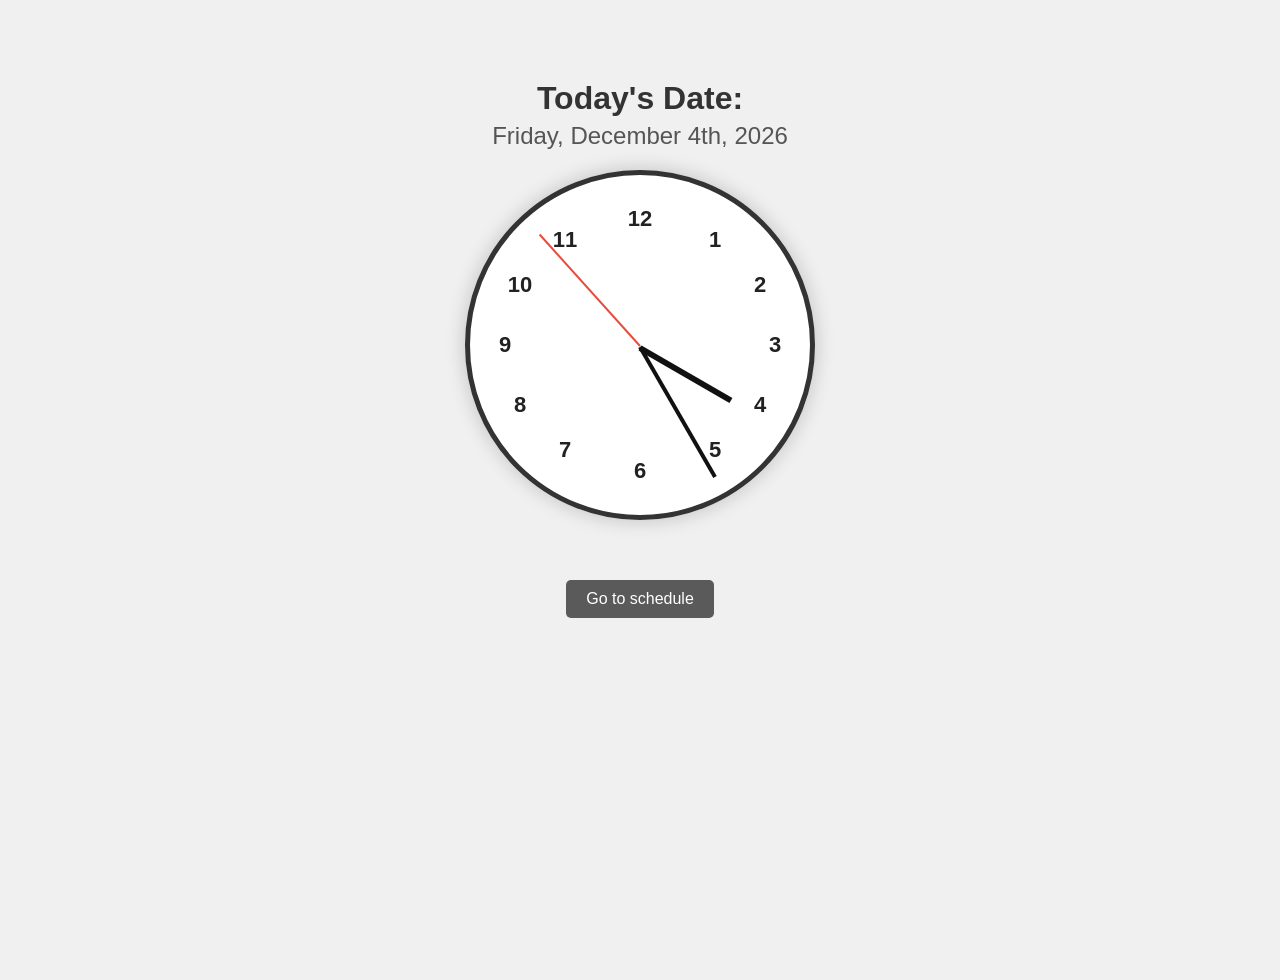
<file: index.html>
<html lang="en">
    <head>
        <title> Easy Schedule Maker</title>
        <link rel="stylesheet" href="style.css">
        <meta name="viewport" content="width=device-width, initial-scale=1.0">
        <meta charset="utf-8">
    </head>
    <body>

        <!--Current Date Display-->
        <div class="center">
            <h1 class="date-label">Today's Date:</h1>
            <div id="full-date" class="date-display"></div>
        </div>
        <!--Current Date Display End-->

        <!--This is the start of the clock-->
    <div class="clock">
            <div class="clock-face">
                <div class="number number1">1</div>
                <div class="number number2">2</div>
                <div class="number number3">3</div>
                <div class="number number4">4</div>
                <div class="number number5">5</div>
                <div class="number number6">6</div>
                <div class="number number7">7</div>
                <div class="number number8">8</div>
                <div class="number number9">9</div>
                <div class="number number10">10</div>
                <div class="number number11">11</div>
                <div class="number number12">12</div>
                <div class="hand hour-hand" id="hour-hand"></div>
                <div class="hand minute-hand" id="minute-hand"></div>
                <div class="hand second-hand" id="second-hand"></div>
            </div>
        </div>
        
        <!--This is the end of the clock-->
        <a href="schedules.html" class="nav-button">Go to schedule</a>
    <script src="script.js"></script>
    </body>
</html>
</file>
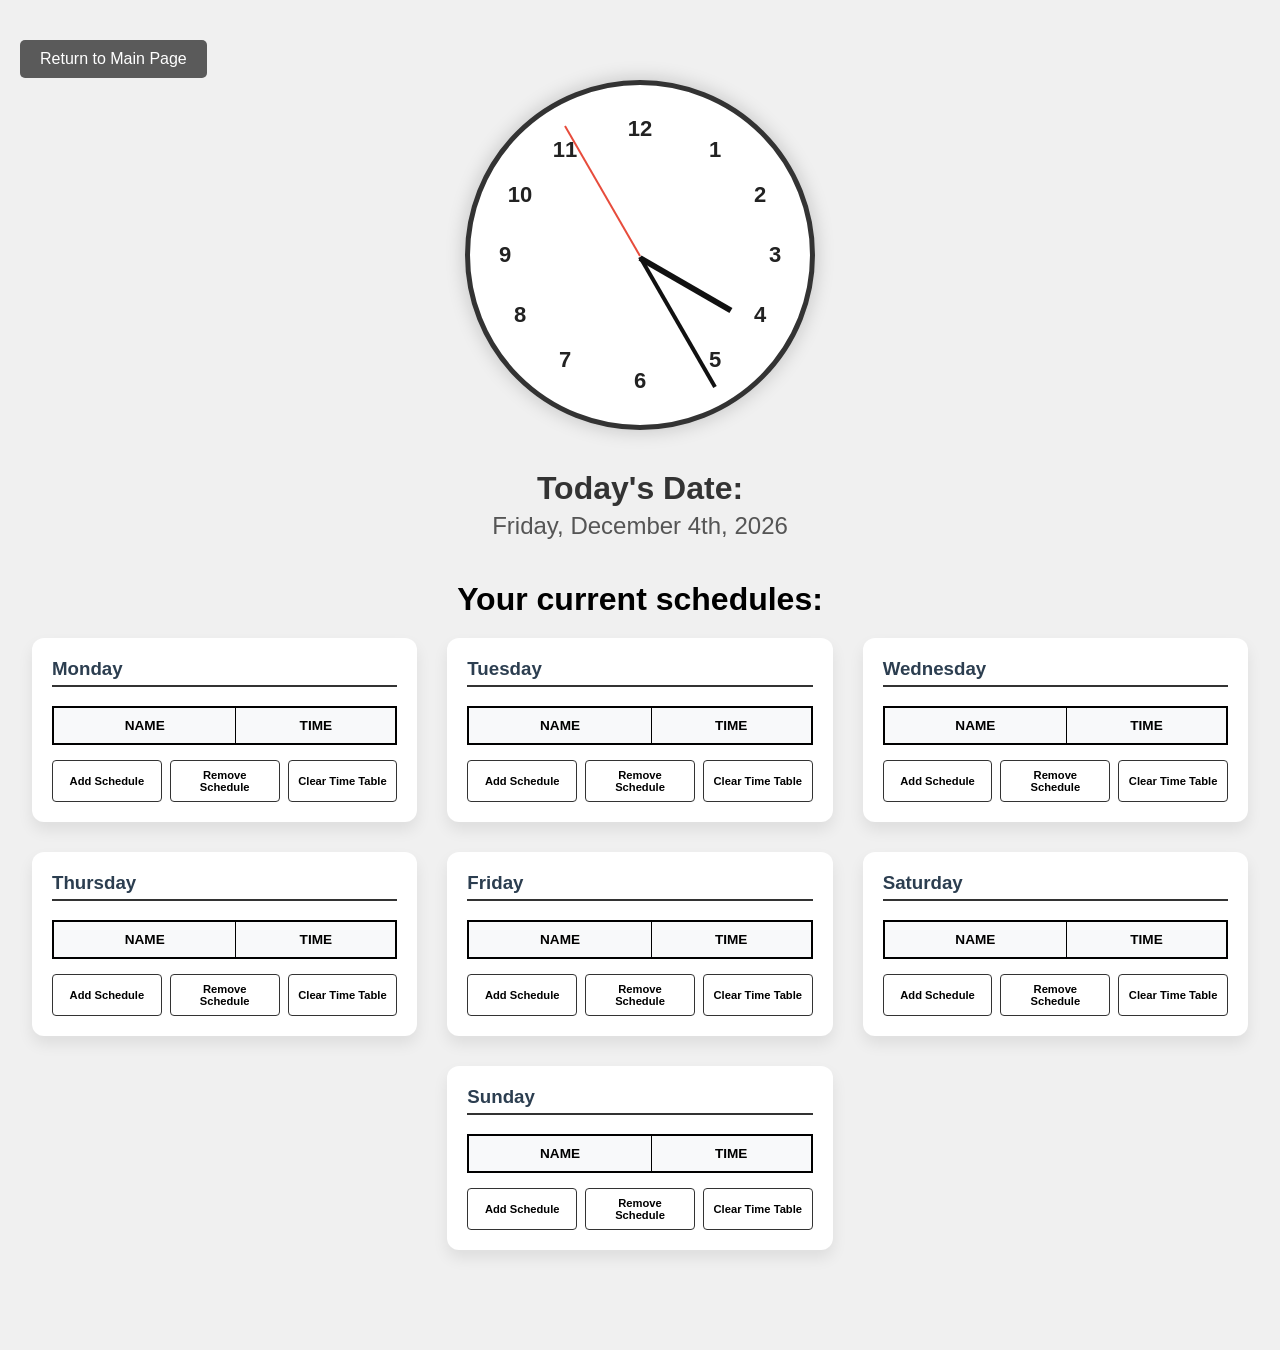
<file: schedules.html>
<html lang="en">
    <head>
        <title> Easy Schedule Maker</title>
        <link rel="stylesheet" href="style.css">
        <meta name="viewport" content="width=device-width, initial-scale=1.0">
        <meta charset="utf-8">
    </head>
    <body>
        
        <div class="top-left-container">
            <a href="index.html" class="nav-button">Return to Main Page</a>
        </div>

        <div class="clock">
            <div class="clock-face" id="visual-clock-face">
                <div class="number number1">1</div>
                <div class="number number2">2</div>
                <div class="number number3">3</div>
                <div class="number number4">4</div>
                <div class="number number5">5</div>
                <div class="number number6">6</div>
                <div class="number number7">7</div>
                <div class="number number8">8</div>
                <div class="number number9">9</div>
                <div class="number number10">10</div>
                <div class="number number11">11</div>
                <div class="number number12">12</div>
                <div class="hand hour-hand" id="hour-hand"></div>
                <div class="hand minute-hand" id="minute-hand"></div>
                <div class="hand second-hand" id="second-hand"></div>
                <svg id="clock-overlay" viewBox="0 0 100 100"></svg>
            </div>
        </div>
          <!--Current Date Display-->
        <div class="center">
            <h1 class="date-label">Today's Date:</h1>
            <div id="full-date" class="date-display"></div>
        </div>
        <!--Current Date Display End-->
        <h1 class="center">Your current schedules: </h1>
        
        <div class="schedules-grid">
            <div class="day-table-container" data-day="Monday">
                <h3>Monday</h3>
                <table id="table-Monday">
                    <thead><tr><th>Name</th><th>Time</th></tr></thead>
                    <tbody></tbody>
                </table>
                <div class="table-controls">
                    <button onclick="addRow('Monday')">Add Schedule</button>
                    <button onclick="removeRow('Monday')">Remove Schedule</button>
                    <button onclick="clearTable('Monday')">Clear Time Table</button>
                </div>
            </div>
            <div class="day-table-container" data-day="Tuesday">
                <h3>Tuesday</h3>
                <table id="table-Tuesday">
                    <thead><tr><th>Name</th><th>Time</th></tr></thead>
                    <tbody></tbody>
                </table>
                <div class="table-controls">
                    <button onclick="addRow('Tuesday')">Add Schedule</button>
                    <button onclick="removeRow('Tuesday')">Remove Schedule</button>
                    <button onclick="clearTable('Tuesday')">Clear Time Table</button>
                </div>
            </div>
            <div class="day-table-container" data-day="Wednesday">
                <h3>Wednesday</h3>
                <table id="table-Wednesday">
                    <thead><tr><th>Name</th><th>Time</th></tr></thead>
                    <tbody></tbody>
                </table>
                <div class="table-controls">
                    <button onclick="addRow('Wednesday')">Add Schedule</button>
                    <button onclick="removeRow('Wednesday')">Remove Schedule</button>
                    <button onclick="clearTable('Wednesday')">Clear Time Table</button>
                </div>
            </div>
            <div class="day-table-container" data-day="Thursday">
                <h3>Thursday</h3>
                <table id="table-Thursday">
                    <thead><tr><th>Name</th><th>Time</th></tr></thead>
                    <tbody></tbody>
                </table>
                <div class="table-controls">
                    <button onclick="addRow('Thursday')">Add Schedule</button>
                    <button onclick="removeRow('Thursday')">Remove Schedule</button>
                    <button onclick="clearTable('Thursday')">Clear Time Table</button>
                </div>
            </div>
            <div class="day-table-container" data-day="Friday">
                <h3>Friday</h3>
                <table id="table-Friday">
                    <thead><tr><th>Name</th><th>Time</th></tr></thead>
                    <tbody></tbody>
                </table>
                <div class="table-controls">
                    <button onclick="addRow('Friday')">Add Schedule</button>
                    <button onclick="removeRow('Friday')">Remove Schedule</button>
                    <button onclick="clearTable('Friday')">Clear Time Table</button>
                </div>
            </div>
            <div class="day-table-container" data-day="Saturday">
                <h3>Saturday</h3>
                <table id="table-Saturday">
                    <thead><tr><th>Name</th><th>Time</th></tr></thead>
                    <tbody></tbody>
                </table>
                <div class="table-controls">
                    <button onclick="addRow('Saturday')">Add Schedule</button>
                    <button onclick="removeRow('Saturday')">Remove Schedule</button>
                    <button onclick="clearTable('Saturday')">Clear Time Table</button>
                </div>
            </div>
            <div class="day-table-container sunday-container" data-day="Sunday">
                <h3>Sunday</h3>
                <table id="table-Sunday">
                    <thead><tr><th>Name</th><th>Time</th></tr></thead>
                    <tbody></tbody>
                </table>
                <div class="table-controls">
                    <button onclick="addRow('Sunday')">Add Schedule</button>
                    <button onclick="removeRow('Sunday')">Remove Schedule</button>
                    <button onclick="clearTable('Sunday')">Clear Time Table</button>
                </div>
            </div>
        </div>

    <script src="script.js"></script>
    </body>
</html>
</file>
<file: style.css>
/*General CSS Declarations*/
.center{
    display: flex;
    flex-direction: column;
    justify-content: center;
    align-items: center;
    margin-bottom: 20px;
}

body {
    display: flex;
    flex-direction: column;
    justify-content: flex-start;
    align-items: center;
    min-height: 100vh;
    background: #f0f0f0;
    margin: 0;
    padding-top: 80px;
    font-family: 'Segoe UI', Arial, sans-serif;
}
/*End of general CSS Delcarations*/

/*This is for the date*/
.date-label {
    margin: 0;
    font-size: 2rem;
    color: #333;
}

.date-display {
    font-size: 1.5rem;
    color: #555;
    margin-top: 5px;
}
/*This is the end of the date*/


/*This is the start of the clock*/
.clock {
    width: 300px;
    height: 300px;
    border-radius: 50%;
    position: relative;
    padding: 20px;
    box-shadow: 0 0 20px rgba(0, 0, 0, 0.2);
    background: white;
    margin-bottom: 40px;
    flex-shrink: 0;
    border: 5px solid #333; /* More defined rim */
}

.clock-face {
    position: relative;
    width: 100%;
    height: 100%;
}

#clock-overlay {
    position: absolute;
    top: 0;
    left: 0;
    width: 100%;
    height: 100%;
    z-index: 1;
    pointer-events: none;
}

.hand {
    width: 50%;
    background: #111;
    position: absolute;
    top: 50%;
    transform-origin: 100%;
    transform: rotate(90deg);
    transition: all 0.05s;
    transition-timing-function: cubic-bezier(0.1, 2.7, 0.58, 1);
    z-index: 10;
}

.hour-hand { height: 6px; width: 35%; left: 15%; }
.minute-hand { height: 4px; }
.second-hand { height: 2px; background: #e74c3c; }

.number {
    position: absolute;
    font-size: 22px;
    font-weight: bold;
    transform: translate(-50%, -50%);
    z-index: 5;
    color: #222;
}

/* Adjusted circular alignment */
.number1  { top: 15%; left: 75%; }
.number2  { top: 30%; left: 90%; }
.number3  { top: 50%; left: 95%; }
.number4  { top: 70%; left: 90%; }
.number5  { top: 85%; left: 75%; }
.number6  { top: 92%; left: 50%; }
.number7  { top: 85%; left: 25%; }
.number8  { top: 70%; left: 10%; }
.number9  { top: 50%; left: 5%; }
.number10 { top: 30%; left: 10%; }
.number11 { top: 15%; left: 25%; }
.number12 { top: 8%; left: 50%; }
/*This is the end of the clock*/

/*Schedules Grid and Tables*/
.schedules-grid {
    display: grid;
    grid-template-columns: repeat(3, 1fr);
    gap: 30px;
    width: 95%;
    max-width: 1300px;
    padding-bottom: 100px;
}

.day-table-container {
    background: white;
    padding: 20px;
    border-radius: 12px;
    border-color: #000000;
    box-shadow: 0 8px 15px rgba(0,0,0,0.08);
}

.day-table-container h3 {
    margin-top: 0;
    border-bottom: 2px solid #333;
    padding-bottom: 5px;
    color: #2c3e50;
}

.sunday-container {
    grid-column: 2;
}

table {
    width: 100%;
    border-collapse: collapse;
    margin: 15px 0;
    border: 2px solid #000; /* Main table border */
}

th {
    background-color: #f8f9fa;
    border: 1px solid #000;
    padding: 10px;
    font-weight: bold;
    text-transform: uppercase;
    font-size: 0.85rem;
}

td {
    padding: 0; /* Input fills space */
    border: 1px solid #000;
}

input {
    width: 100%;
    padding: 10px;
    border: none;
    outline: none;
    background: transparent;
    font-size: 0.9rem;
}

input:focus {
    background-color: #fff9db;
}

.table-controls {
    display: flex;
    gap: 8px;
    margin-top: 10px;
}

.table-controls button {
    flex: 1;
    font-size: 0.7rem;
    font-weight: bold;
    padding: 8px;
    border-radius: 4px;
    border: 1px solid #333;
    background: #fff;
    cursor: pointer;
    transition: all 0.2s;
}

.table-controls button:hover {
    background: #333;
    color: #fff;
}

.nav-button {
    text-decoration: none;
    background-color: #5a5a5a;
    color: white;
    padding: 10px 20px;
    border-radius: 5px;
    font-size: 1rem;
    transition: background 0.3s;
    margin-top: 20px;
}

.nav-button:hover {
    background-color: #000000;
}

.top-left-container {
    width: 100%;
    display: flex;
    justify-content: flex-start;
    padding: 20px;
    position: absolute;
    top: 0;
    left: 0;
}

/* --- NEW SECTION: Media Adjustments Start --------------------------------------- */

/* Tablet View (Screens smaller than 1024px) */
@media (max-width: 1024px) {
    .schedules-grid {
        grid-template-columns: repeat(2, 1fr); /* Two columns for tablets */
    }
    
    .sunday-container {
        grid-column: span 2; /* Stretch Sunday across the bottom */
    }
}

/* Media Adjustments */
@media (max-width: 600px) {
    body {
        padding-top: 60px; 
    }

    .clock {
        width: 250px;
        height: 250px;
    }

    .number {
        font-size: 18px; 
    }

    .date-label {
        font-size: 1.5rem;
    }

    .date-display {
        font-size: 1.2rem;
    }

    .schedules-grid {
        grid-template-columns: 1fr; 
    }

    .sunday-container {
        grid-column: span 1;
    }

    .day-table-container {
        padding: 15px;
        width: 100%;
        box-sizing: border-box;
    }

    .table-controls {
        flex-direction: column; 
    }
    
    .top-left-container {
        position: relative;
        justify-content: center;
        padding: 10px 0 20px 0;
    }
}

/* --- Media Adjustments End ------------------------------------------------------- */
</file>
